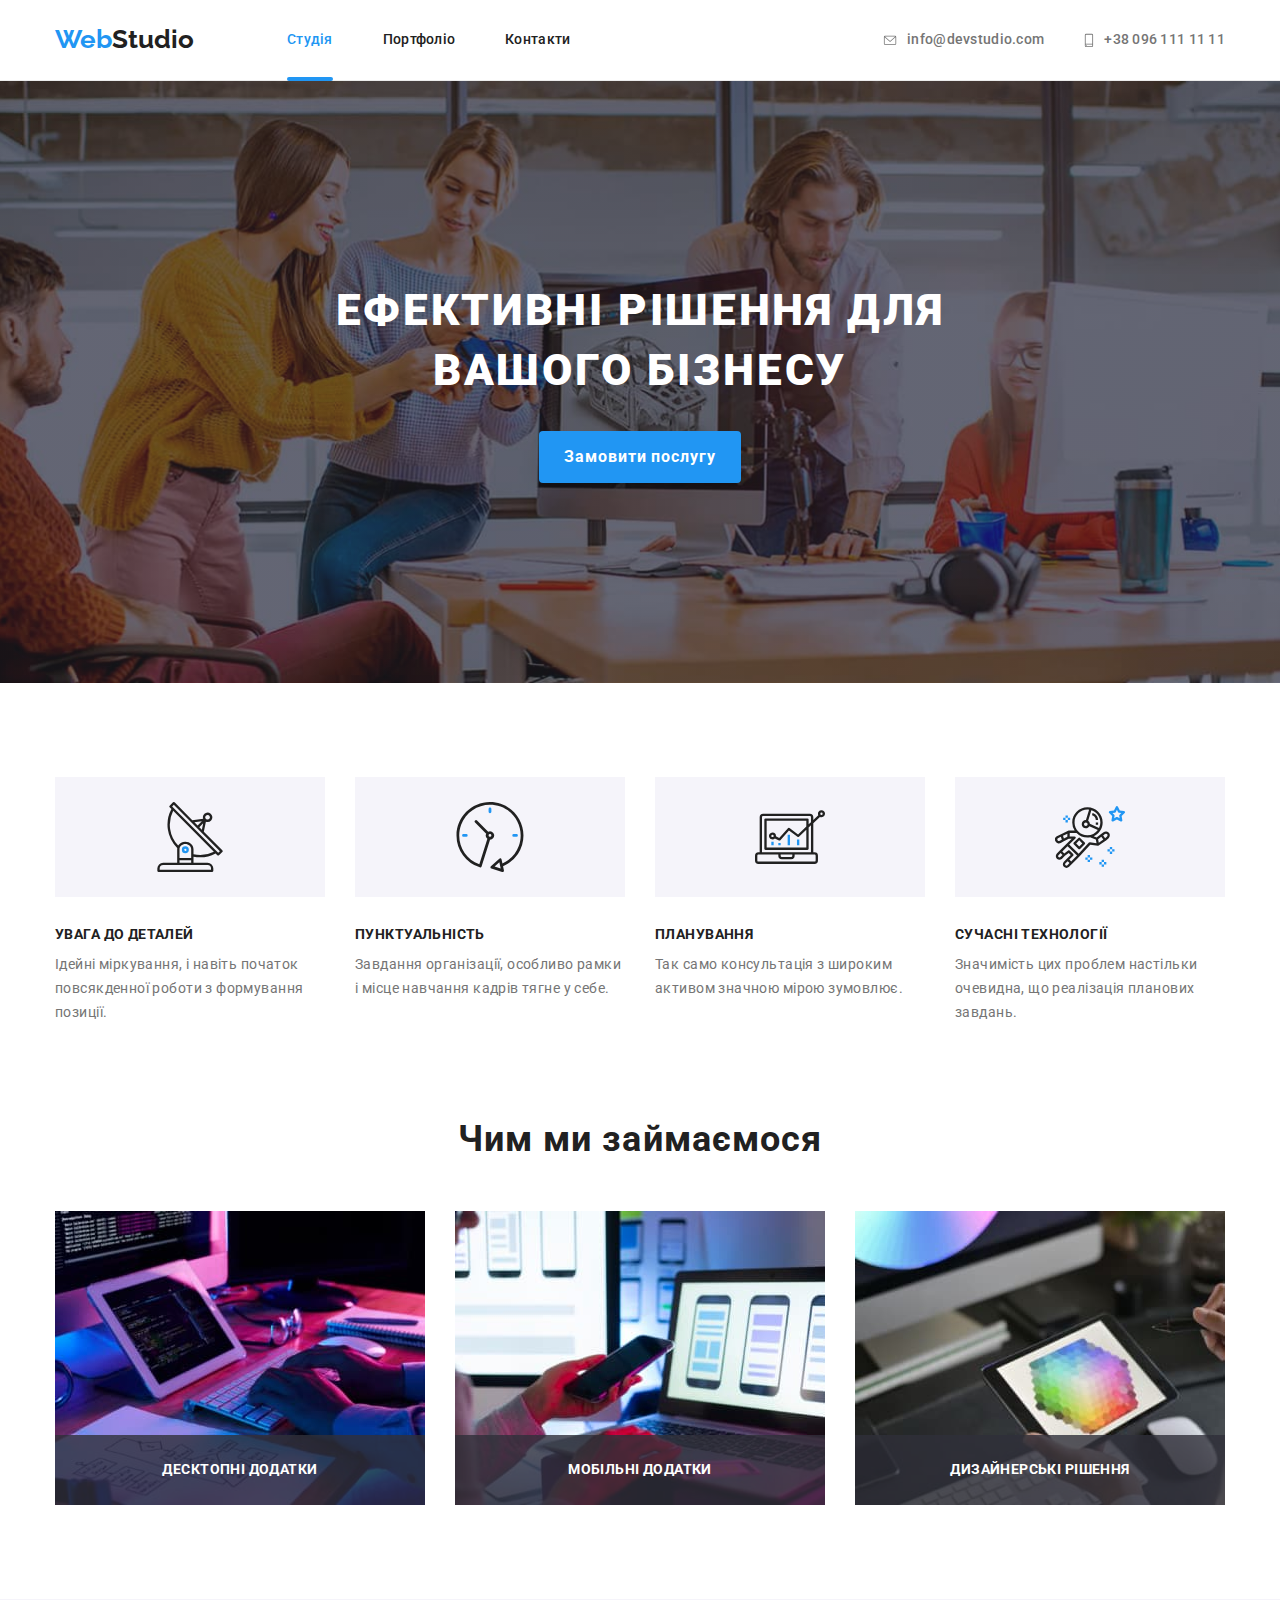
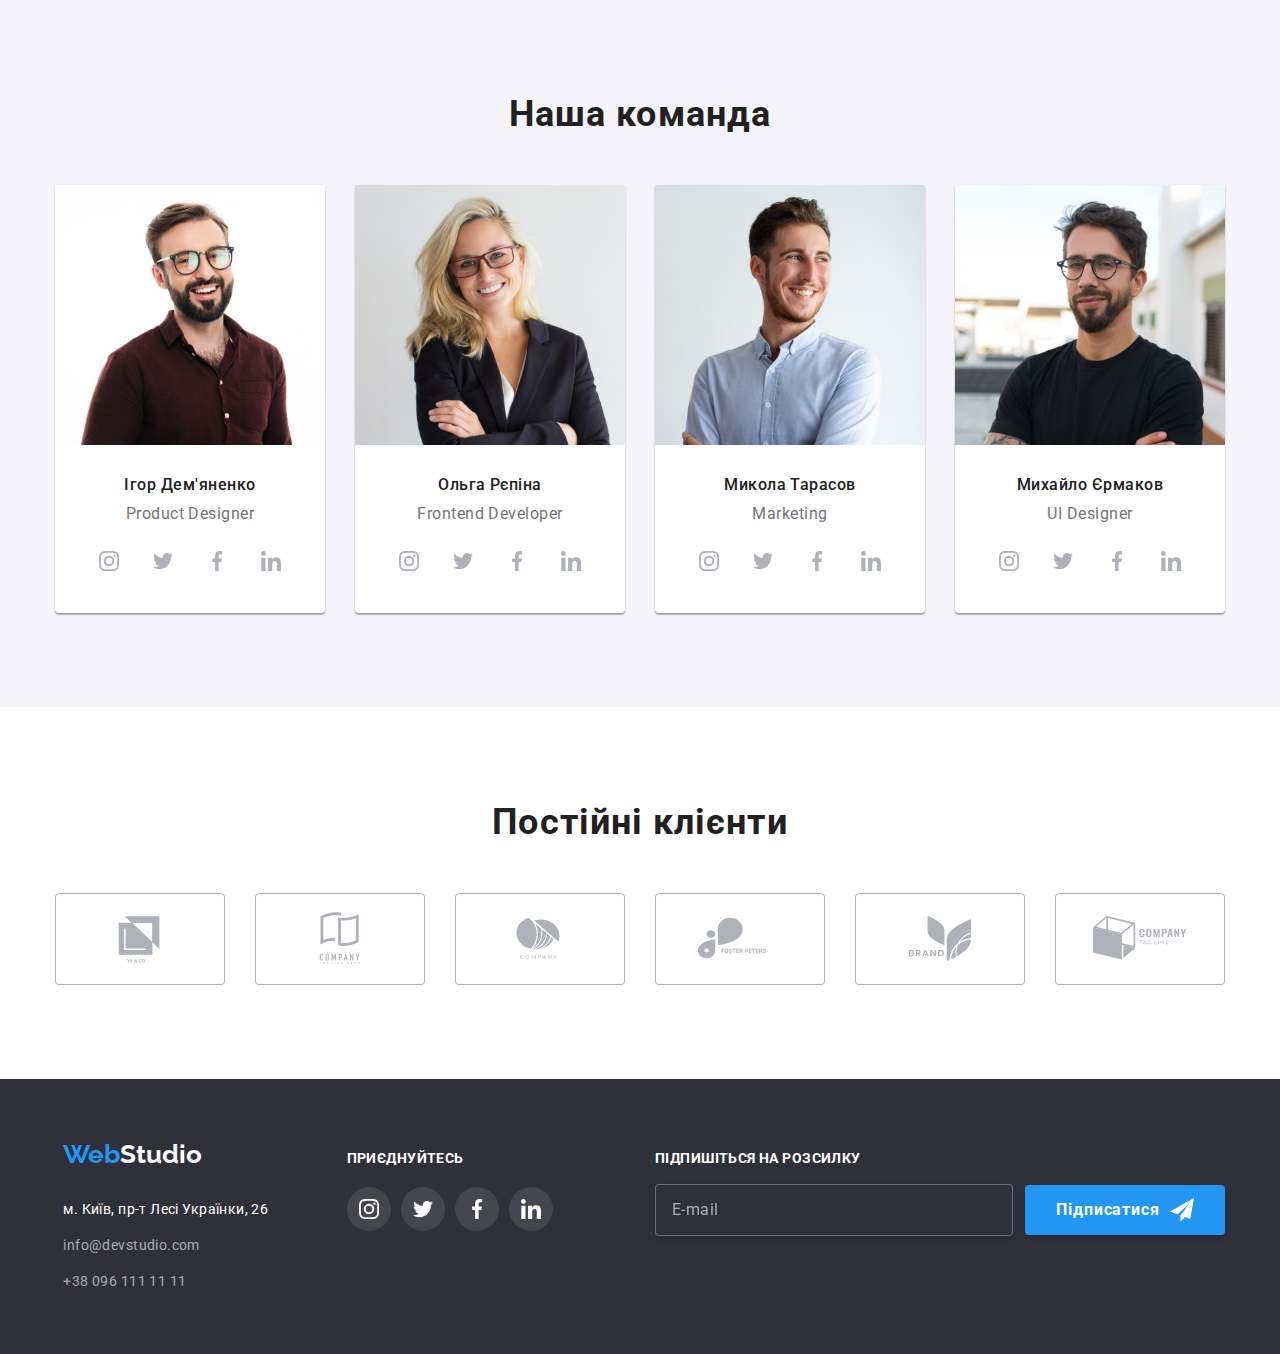
<file: index.html>
<!DOCTYPE html>
<html lang="uk">

<head>
  <meta charset="utf-8" />
  <meta http-equiv="x-ua-compatible" content="ie=edge" />
  <meta name="viewport" content="width=device-width, initial-scale=1.0" />
  <title>WebStudio</title>
  <link rel="preconnect" href="https://fonts.googleapis.com" />
  <link rel="preconnect" href="https://fonts.gstatic.com" crossorigin />
  <link rel="stylesheet"
    href="https://cdnjs.cloudflare.com/ajax/libs/modern-normalize/1.0.0/modern-normalize.min.css" />
  <link href="https://fonts.googleapis.com/css2?family=Raleway:wght@700&family=Roboto:wght@400;500;700;900&display=swap"
    rel="stylesheet" />
  <link rel="stylesheet" href="./css/main.min.css">
</head>

<body>
  <!-- Header -->
  <header class="header">
    <div class="header__container">
      <nav class="header__navigation">
        <a href="./" class="header__logo">
          <span class="logo__particle">Web</span>Studio
        </a>

        <ul class="header__pages">
          <li><a href="./" class="header__link header__page header__link--current">Студія</a></li>
          <li>
            <a href="./portfolio.html" class="header__link header__page">Портфоліо</a>
          </li>
          <li><a href="#" class="header__link header__page">Контакти</a></li>
        </ul>
      </nav>

      <ul class="header__contacts">
        <li>
          <a href="mailto:info@devstudio.com" class="header__link header__contact">
            <svg class="header__icon-email icon" width="16px" height="12px">
              <use href="./images/icons.svg#icon-envelope"></use>
            </svg>info@devstudio.com</a>
        </li>
        <li>
          <a href="tel:+380961111111" class="header__link header__contact">
            <svg class="header__icon-phone icon" width="10px" height="16px">
              <use href="./images/icons.svg#icon-smartphone"></use>
            </svg>+38 096 111 11 11</a>
        </li>
      </ul>

      <button class="header__burger icon js-open-menu" type="button" aria-label="Перемикач мобільного меню"
        aria-controls="menu-container" aria-expanded="false">
        <svg width="24" height="16">
          <use href="./images/icons.svg#icon-burger"></use>
        </svg>
      </button>

    </div>
  </header>

  <main>
    <!-- Hero -->
    <section class="hero">
      <div class="hero__container">
        <h1 class="hero__title">
          Ефективні рішення для <br />
          вашого бізнесу
        </h1>
        <button type="button" class="hero__button button__primary" data-modal-open>Замовити послугу</button>
      </div>
    </section>

    <!-- Our benefits -->
    <section class="section benefits">
      <div class="container">
        <h2 class="section__title visually-hidden">Наші переваги</h2>
        <ul class="benefits__list">
          <li class="benefits__item">
            <div class="benefits__thumb">
              <svg width="70" height="70">
                <use href="./images/icons.svg#icon-antenna"></use>
              </svg>
            </div>
            <h3 class="benefits__title">УВАГА ДО ДЕТАЛЕЙ</h3>
            <p class="benefits__description">
              Ідейні міркування, і навіть початок повсякденної роботи з
              формування позиції.
            </p>
          </li>
          <li class="benefits__item">
            <div class="benefits__thumb">
              <svg width="70" height="70">
                <use href="./images/icons.svg#icon-clock"></use>
              </svg>
            </div>
            <h3 class="benefits__title">ПУНКТУАЛЬНІСТЬ</h3>
            <p class="benefits__description">
              Завдання організації, особливо рамки і місце навчання кадрів
              тягне у себе.
            </p>
          </li>
          <li class="benefits__item">
            <div class="benefits__thumb">
              <svg width="70" height="70">
                <use href="./images/icons.svg#icon-diagram"></use>
              </svg>
            </div>
            <h3 class="benefits__title">ПЛАНУВАННЯ</h3>
            <p class="benefits__description">
              Так само консультація з широким активом значною мірою зумовлює.
            </p>
          </li>
          <li class="benefits__item">
            <div class="benefits__thumb">
              <svg width="70" height="70">
                <use href="./images/icons.svg#icon-astronaut"></use>
              </svg>
            </div>
            <h3 class="benefits__title">СУЧАСНІ ТЕХНОЛОГІЇ</h3>
            <p class="benefits__description">
              Значимість цих проблем настільки очевидна, що реалізація
              планових завдань.
            </p>
          </li>
        </ul>
      </div>
    </section>

    <!-- Our product -->
    <section class="section product">
      <div class="container">
        <h2 class="section__title">Чим ми займаємося</h2>
        <ul class="product__list">
          <li>
            <div class="product__thumb">
              <img srcset=" ./images/studio/what_we_do_1.jpg 1x, ./images/studio/what_we_do_1@2.jpg 2x"
                src="./images/studio/what_we_do_1.jpg" alt="Работа на компьютері" width="370" />
              <h3 class="product__description">Десктопні додатки</h3>
            </div>
          </li>
          <li>
            <div class="product__thumb">
              <img srcset=" ./images/studio/what_we_do_2.jpg 1x, ./images/studio/what_we_do_2@2.jpg 2x"
                src="./images/studio/what_we_do_2.jpg" alt="Работа на компьютері" width="370" />
              <h3 class="product__description">Мобільні додатки</h3>
            </div>
          </li>
          <li>
            <div class="product__thumb">
              <img srcset=" ./images/studio/what_we_do_3.jpg 1x, ./images/studio/what_we_do_3@2.jpg 2x"
                src="./images/studio/what_we_do_3.jpg" alt="Работа на компьютері" width="370" />
              <h3 class="product__description">Дизайнерські рішення</h3>
            </div>
          </li>
        </ul>
      </div>
    </section>

    <!-- Our team -->
    <section class="section team">
      <div class="container">
        <h2 class="section__title">Наша команда</h2>
        <ul class="team__list">
          <li class="team__item employee">
            <img class="employee__picture" srcset="./images/studio/employee1.jpg 1x, ./images/studio/employee1@2.jpg 2x"
              src="./images/studio/employee1.jpg" alt="Перший працівник" width="270" />
            <div class="employee__box">
              <h3 class="employee__title">Ігор Дем'яненко</h3>
              <p lang="en" class="employee__description">Product Designer</p>
              <ul class="socials__links">
                <li>
                  <a href="#" class="socials__link">
                    <svg class="icon" width="20" height="20">
                      <use href="./images/icons.svg#icon-instagram"></use>
                    </svg>
                  </a>
                </li>
                <li>
                  <a href="#" class="socials__link">
                    <svg class="icon" width="20" height="20">
                      <use href="./images/icons.svg#icon-twitter"></use>
                    </svg>
                  </a>
                </li>
                <li>
                  <a href="#" class="socials__link">
                    <svg class="icon" width="20" height="20">
                      <use href="./images/icons.svg#icon-facebook"></use>
                    </svg>
                  </a>
                </li>
                <li>
                  <a href="#" class="socials__link">
                    <svg class="icon" width="20" height="20">
                      <use href="./images/icons.svg#icon-linkedin"></use>
                    </svg>
                  </a>
                </li>
              </ul>
            </div>
          </li>
          <li class="team__item employee">
            <img class="employee__picture" srcset="./images/studio/employee2.jpg 1x, ./images/studio/employee2@2.jpg 2x"
              src="./images/studio/employee2.jpg" alt="Другий працівник" width="270" />
            <div class="employee__box">
              <h3 class="employee__title">Ольга Рєпіна</h3>
              <p lang="en" class="employee__description">Frontend Developer</p>
              <ul class="socials__links">
                <li>
                  <a href="#" class="socials__link">
                    <svg class="icon" width="20" height="20">
                      <use href="./images/icons.svg#icon-instagram"></use>
                    </svg>
                  </a>
                </li>
                <li>
                  <a href="#" class="socials__link">
                    <svg class="icon" width="20" height="20">
                      <use href="./images/icons.svg#icon-twitter"></use>
                    </svg>
                  </a>
                </li>
                <li>
                  <a href="#" class="socials__link">
                    <svg class="icon" width="20" height="20">
                      <use href="./images/icons.svg#icon-facebook"></use>
                    </svg>
                  </a>
                </li>
                <li>
                  <a href="#" class="socials__link">
                    <svg class="icon" width="20" height="20">
                      <use href="./images/icons.svg#icon-linkedin"></use>
                    </svg>
                  </a>
                </li>
              </ul>
            </div>
          </li>
          <li class="team__item employee">
            <img class="employee__picture" srcset="./images/studio/employee3.jpg 1x, ./images/studio/employee3@2.jpg 2x"
              src="./images/studio/employee3.jpg" alt="Третій працівник" width="270" />
            <div class="employee__box">
              <h3 class="employee__title">Микола Тарасов</h3>
              <p lang="en" class="employee__description">Marketing</p>
              <ul class="socials__links">
                <li>
                  <a href="#" class="socials__link">
                    <svg class="icon" width="20" height="20">
                      <use href="./images/icons.svg#icon-instagram"></use>
                    </svg>
                  </a>
                </li>
                <li>
                  <a href="#" class="socials__link">
                    <svg class="icon" width="20" height="20">
                      <use href="./images/icons.svg#icon-twitter"></use>
                    </svg>
                  </a>
                </li>
                <li>
                  <a href="#" class="socials__link">
                    <svg class="icon" width="20" height="20">
                      <use href="./images/icons.svg#icon-facebook"></use>
                    </svg>
                  </a>
                </li>
                <li>
                  <a href="#" class="socials__link">
                    <svg class="icon" width="20" height="20">
                      <use href="./images/icons.svg#icon-linkedin"></use>
                    </svg>
                  </a>
                </li>
              </ul>
            </div>
          </li>
          <li class="team__item employee">
            <img class="employee__picture" srcset="./images/studio/employee4.jpg 1x, ./images/studio/employee4@2.jpg 2x"
              src="./images/studio/employee4.jpg" alt="Четвертий працівник" width="270" />
            <div class="employee__box">
              <h3 class="employee__title">Михайло Єрмаков</h3>
              <p lang="en" class="employee__description">UI Designer</p>
              <ul class="socials__links">
                <li>
                  <a href="#" class="socials__link">
                    <svg class="icon" width="20" height="20">
                      <use href="./images/icons.svg#icon-instagram"></use>
                    </svg>
                  </a>
                </li>
                <li>
                  <a href="#" class="socials__link">
                    <svg class="icon" width="20" height="20">
                      <use href="./images/icons.svg#icon-twitter"></use>
                    </svg>
                  </a>
                </li>
                <li>
                  <a href="#" class="socials__link">
                    <svg class="icon" width="20" height="20">
                      <use href="./images/icons.svg#icon-facebook"></use>
                    </svg>
                  </a>
                </li>
                <li>
                  <a href="#" class="socials__link">
                    <svg class="icon" width="20" height="20">
                      <use href="./images/icons.svg#icon-linkedin"></use>
                    </svg>
                  </a>
                </li>
              </ul>
            </div>
          </li>
        </ul>
      </div>
    </section>

    <!-- Our customers -->
    <section class="section customers">
      <div class="container">
        <h2 class="section__title">Постійні клієнти</h2>
        <ul class="customers__list">
          <li class="customers__item">
            <a href="#" class="customers__link">
              <svg class="icon" width="106" height="60">
                <use href="./images/icons.svg#icon-Logo1"></use>
              </svg>
            </a>
          </li>
          <li class="customers__item">
            <a href="#" class="customers__link">
              <svg class="icon" width="106" height="60">
                <use href="./images/icons.svg#icon-Logo2"></use>
              </svg>
            </a>
          </li>
          <li class="customers__item">
            <a href="#" class="customers__link">
              <svg class="icon" width="106" height="60">
                <use href="./images/icons.svg#icon-Logo3"></use>
              </svg>
            </a>
          </li>
          <li class="customers__item">
            <a href="#" class="customers__link">
              <svg class="icon" width="106" height="60">
                <use href="./images/icons.svg#icon-Logo4"></use>
              </svg>
            </a>
          </li>
          <li class="customers__item">
            <a href="#" class="customers__link">
              <svg class="icon" width="106" height="60">
                <use href="./images/icons.svg#icon-Logo5"></use>
              </svg>
            </a>
          </li>
          <li class="customers__item">
            <a href="#" class="customers__link">
              <svg class="icon" width="106" height="60">
                <use href="./images/icons.svg#icon-Logo6"></use>
              </svg>
            </a>
          </li>
        </ul>
      </div>
    </section>
  </main>

  <!-- Mobile menu -->
  <div class="mobile-menu js-menu-container">
    <div class="mobile-menu__container">
      <button class="mobile-menu__close js-close-menu" type="button">
        <svg class="icon" id="menu-container" width="24" height="24" aria-label="Перемикач мобільного меню">
          <use href="./images/icons.svg#icon-close"></use>
        </svg>
      </button>
      <ul class="mobile-menu__pages">
        <li class="mobile-menu__item"><a href="./index.html" class="mobile-menu__link mobile-menu__page mobile-menu__page--current">Студія</a></li>
        <li class="mobile-menu__item"><a href="./portfolio.html"
            class="mobile-menu__link mobile-menu__page">Портфоліо</a></li>
        <li class="mobile-menu__item"><a href="#" class="mobile-menu__link mobile-menu__page">Контакти</a></li>
      </ul>
      <ul class="mobile-menu__contacts">
        <li class="mobile-menu__item"><a href="tel:+380961111111" class="mobile-menu__link mobile-menu__phone">+38 096
            111 11 11</a></li>
        <li class="mobile-menu__item"><a href="mailto:info@devstudio.com"
            class="mobile-menu__link mobile-menu__email">info@devstudio.com</a></li>
      </ul>
      <ul class="mobile-menu__socials">
        <li class="mobile-menu__social"><a href="#" class="mobile-menu__link">Instagram</a><span
            class="mobile-menu__particle">&nbsp|&nbsp</span></li>
        <li class="mobile-menu__social"><a href="#" class="mobile-menu__link">Twitter</a><span
            class="mobile-menu__particle">&nbsp|&nbsp</span></li>
        <li class="mobile-menu__social"><a href="#" class="mobile-menu__link">Facebook</a><span
            class="mobile-menu__particle">&nbsp|&nbsp</span></li>
        <li class="mobile-menu__social"><a href="#" class="mobile-menu__link">LinkedIn</a></li>
      </ul>
    </div>
  </div>

  <!-- Backdrop & Modal -->
  <div class="backdrop backdrop--is-hidden" data-modal>
    <div class="modal">
      <div class="modal__container">

        <button type="button" class="button modal__close" data-modal-close>
          <svg class="icon" width="11px" height="11px">
            <use href="./images/icons.svg#icon-close"></use>
          </svg>
        </button>

        <b class="modal__title">Залиште свої дані, ми вам передзвонимо</b>

        <form class="form" autocomplete="on" action="#">

          <div class="form-field">
            <label for="user-name" class="form-field__label">Ім'я</label>
            <div class="form-field__control">
              <input class="form-field__input" type="text" name="user-name" id="user-name"
                title="Поле повинно містити ім`я та призвище" pattern="^[Є-Яа-ї]+\s[Є-Яа-Ї]+$">
              <svg class="form-field__icon icon" width="18" height="18">
                <use href="./images/icons.svg#icon-person"></use>
              </svg>
            </div>
          </div>

          <div class="form-field">
            <label for="tel" class="form-field__label">Телефон</label>
            <div class="form-field__control">
              <input class="form-field__input" type="tel" name="tel" id="tel" pattern="[^\+[0-9]{12}">
              <svg class="form-field__icon icon" width="18" height="18">
                <use href="./images/icons.svg#icon-phone"></use>
              </svg>
            </div>
          </div>

          <div class="form-field">
            <label for="email" class="form-field__label">Пошта</label>
            <div class="form-field__control">
              <input class="form-field__input" type="email" name="email" id="email">
              <svg class="form-field__icon icon" width="15" height="15">
                <use href="./images/icons.svg#icon-email"></use>
              </svg>
            </div>
          </div>

          <div class="form-field">
            <label for="comment" class="form-field__label">Коментар</label>
            <div class="form-field__textarea-container">
              <textarea class="form-field__textarea textarea" name="comment" id="comment"
                placeholder="Введіть текст"></textarea>
            </div>
          </div>

          <div class="policy">
            <label class="policy__description">
              <input class="policy__checkbox visually-hidden" type="checkbox" name="policy">
              <svg class="checkbox__icon" width="16" height="15">
                <use href="./images/icons.svg#icon-checkmark"></use>
              </svg>Погоджуюся з розсилкою та приймаю<a href="#" class="policy__link">Умови договору</a>
            </label>
          </div>

          <button class="button form__button button__primary" type="submit">Відправити</button>

        </form>

      </div>
    </div>
  </div>

  <!-- Footer -->
  <footer class="footer">
    <div class="footer__container">

      <div class="footer__thumb">
        <div class="footer__navigation">

          <a href="./" class="footer__logo">
            <span class="logo__particle">Web</span>Studio
          </a>

          <address>
            <ul class="footer__list">
              <li class="footer__item">
                <a href="https://goo.gl/maps/rB3SQ3F6U8PJNXKP9" class="footer__location footer__link">м. Київ, пр-т
                  Лесі Українки, 26</a>
              </li>
              <li class="footer__item">
                <a href="mailto:info@devstudio.com" class="footer__email footer__link">info@devstudio.com</a>
              </li>
              <li class="footer__item">
                <a href="tel:+380961111111" class="footer__phone footer__link">+38 096 111 11 11</a>
              </li>
            </ul>
          </address>
        </div>

        <div class="socials">
          <h2 class="socials__title">приєднуйтесь</h2>
          <ul class="socials__links">
            <li>
              <a href="#" class="socials__link">
                <svg class="icon" width="20" height="20">
                  <use href="./images/icons.svg#icon-instagram"></use>
                </svg>
              </a>
            </li>
            <li>
              <a href="#" class="socials__link">
                <svg class="icon" width="20" height="20">
                  <use href="./images/icons.svg#icon-twitter"></use>
                </svg>
              </a>
            </li>
            <li>
              <a href="#" class="socials__link">
                <svg class="icon" width="20" height="20">
                  <use href="./images/icons.svg#icon-facebook"></use>
                </svg>
              </a>
            </li>
            <li>
              <a href="#" class="socials__link">
                <svg class="icon" width="20" height="20">
                  <use href="./images/icons.svg#icon-linkedin"></use>
                </svg>
              </a>
            </li>
          </ul>
        </div>
      </div>

      <div class="subscribe">
        <b class="subscribe__title">Підпишіться на розсилку</b>
        <form class="subscribe__container" action="#">
          <input type="email" class="subscribe__input" placeholder="E-mail" name="subscribe">
          <button type="submit" class="subscribe__button">
            Підписатися
            <svg class="icon" width="24" height="24">
              <use href="./images/icons.svg#icon-send"></use>
            </svg>
          </button>
        </form>
      </div>

    </div>
  </footer>
  <script src="./js/modal.js"></script>
  <script src="./js/mobile-menu.js"></script>
</body>

</html>
</file>
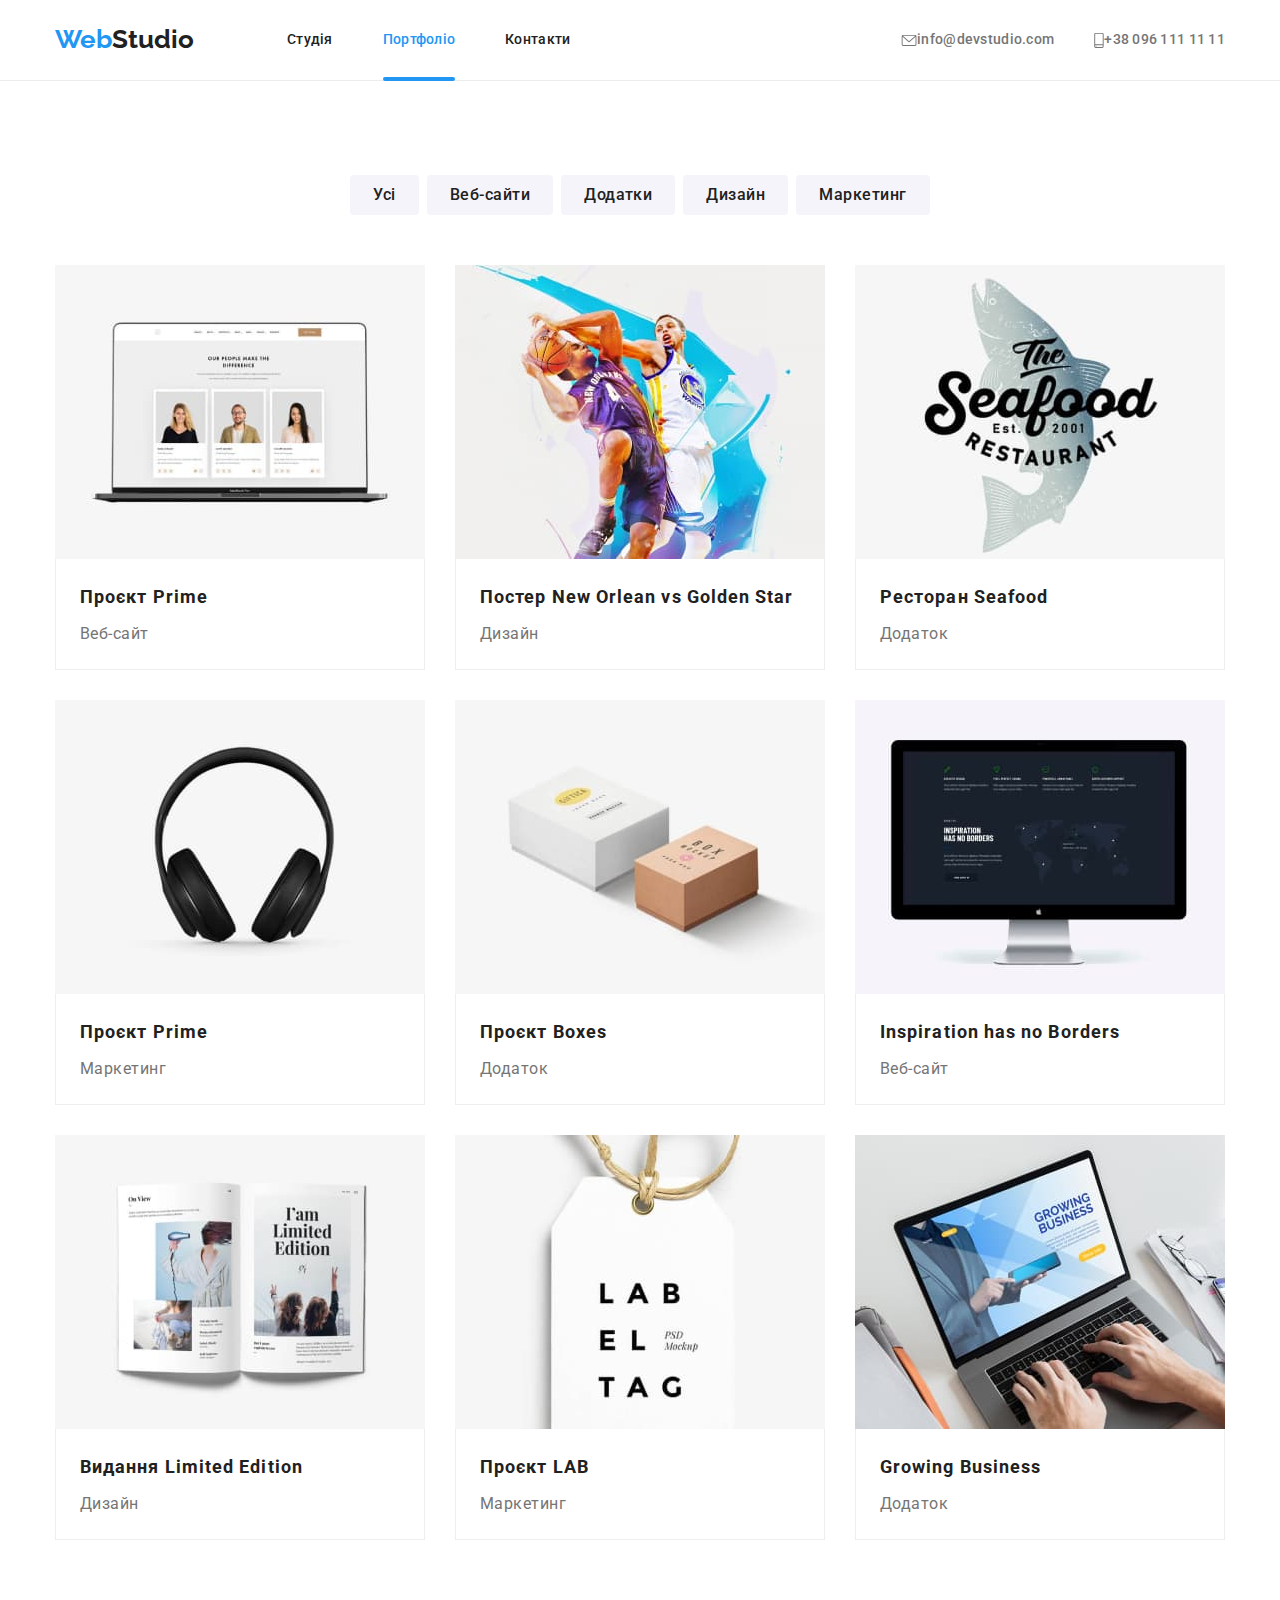
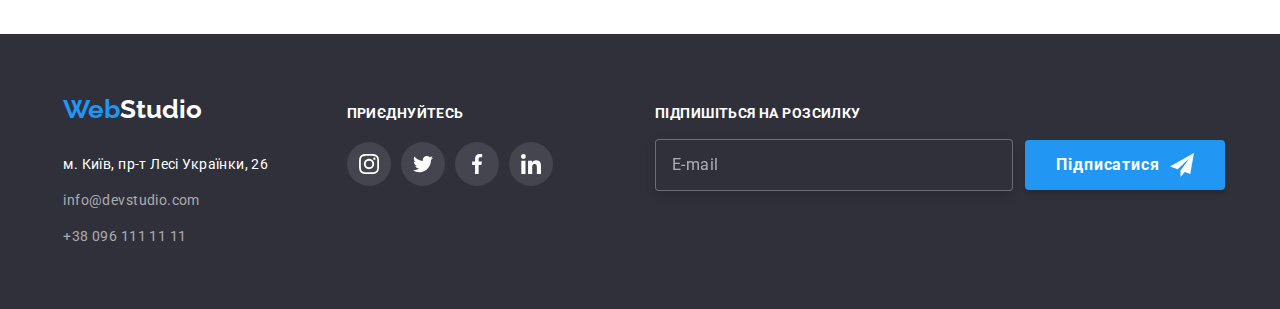
<file: portfolio.html>
<!DOCTYPE html>
<html lang="uk">

<head>
  <meta charset="utf-8" />
  <meta http-equiv="x-ua-compatible" content="ie=edge" />
  <meta name="viewport" content="width=device-width, initial-scale=1.0" />
  <title>WebStudio</title>
  <link rel="preconnect" href="https://fonts.googleapis.com" />
  <link rel="preconnect" href="https://fonts.gstatic.com" crossorigin />
  <link rel="stylesheet"
    href="https://cdnjs.cloudflare.com/ajax/libs/modern-normalize/1.0.0/modern-normalize.min.css" />
  <link href="https://fonts.googleapis.com/css2?family=Raleway:wght@700&family=Roboto:wght@400;500;700;900&display=swap"
    rel="stylesheet" />
  <link rel="stylesheet" href="./css/main.min.css">
</head>

<body>
  <!-- Header -->
  <header class="header">
    <div class="header__container">
      <nav class="header__navigation">
        <a href="./" class="header__logo">
          <span class="logo__particle">Web</span>Studio
        </a>
  
        <ul class="header__pages">
          <li><a href="./" class="header__link header__page">Студія</a></li>
          <li>
            <a href="./portfolio.html" class="header__link header__page header__link--current">Портфоліо</a>
          </li>
          <li><a href="#" class="header__link header__page">Контакти</a></li>
        </ul>
      </nav>
  
      <ul class="header__contacts">
        <li>
          <a href="mailto:info@devstudio.com" class="header__link header__contact">
            <svg class="header__icon icon" width="16px" height="12px">
              <use href="./images/icons.svg#icon-envelope"></use>
            </svg>info@devstudio.com</a>
        </li>
        <li>
          <a href="tel:+380961111111" class="header__link header__contact"><svg class="header__icon icon" width="10px"
              height="16px">
              <use href="./images/icons.svg#icon-smartphone"></use>
            </svg>+38 096 111 11 11</a>
        </li>
      </ul>
  
      <button class="header__burger icon js-open-menu" type="button" aria-label="Перемикач мобільного меню"
        aria-controls="menu-container" aria-expanded="false">
        <svg width="24" height="16">
          <use href="./images/icons.svg#icon-burger"></use>
        </svg>
      </button>
  
    </div>
  </header>

  <!-- Main -->
  <main>
    <!-- Our projects -->
    <section class="section projects">

      <div class="filter container">
        <h1 class="section__title visually-hidden">Наші проєкти</h1>
        <ul class="filter__list">
          <li>
            <ul class="filter__wrapper">
              <li class="filter__item">
                <button type="button" class="button filter__button button__secondary">Усі</button>
              </li> 
              <li class="filter__item">
                <button type="button" class="button filter__button button__secondary">Веб-сайти</button>
              </li>
              <li class="filter__item">
                <button type="button" class="button filter__button button__secondary">Додатки</button>
              </li>
            </ul>
          </li>
          <li>
            <ul class="filter__wrapper">
              <li class="filter__item">
                <button type="button" class="button filter__button button__secondary">Дизайн</button>
              </li>
              <li class="filter__item">
                <button type="button" class="button filter__button button__secondary">Маркетинг</button>
              </li>
            </ul>
          </li>
        </ul>

        <ul class="projects__list">
          <li class="projects__item">
            <a href="#" class="projects__link">
              <div class="projects__thumb">
                <img class="projects__img" srcset="./images/portfolio/project_example1.jpg 1x, ./images/portfolio/project_example1@2.jpg 2x" src="./images/portfolio/project_example1.jpg" alt="приклад проєкта" width="370" height="294" />
                <div class="projects__overlay">
                  <p class="projects__poptext">Ресурс пропонує комплексні пропозиції з різним рівнем функціоналу та
                    сервісів. Все це дозволить відвідувачу отримати
                    вичерпні відомості про компанію чи приватну особу.</p>
                </div>
              </div>
              <div class="projects__box">
                <h2 class="projects__title">
                  Проєкт <span lang="en">Prime</span>
                </h2>
                <p class="projects__description">Веб-сайт</p>
              </div>
            </a>
          </li>
          <li class="projects__item">
            <a href="#" class="projects__link">
              <div class="projects__thumb">
                <img class="projects__img" srcset="./images/portfolio/project_example2.jpg 1x, ./images/portfolio/project_example2@2.jpg 2x" src="./images/portfolio/project_example2.jpg" alt="приклад проєкта" width="370" height="294" />
                <div class="projects__overlay">
                  <p class="projects__poptext">Lorem ipsum, dolor sit amet consectetur adipisicing elit. Officiis
                    provident
                    ea sed natus illum placeat minima, minus consequuntur explicabo magnam ab commodi nobis aliquam.
                    Facere quae accusamus quo repellendus praesentium.</p>
                </div>
              </div>
              <div class="projects__box">
                <h2 class="projects__title">
                  Постер <span lang="en">New Orlean vs Golden Star</span>
                </h2>
                <p class="projects__description">Дизайн</p>
              </div>
            </a>
          </li>
          <li class="projects__item">
            <a href="#" class="projects__link">
              <div class="projects__thumb">
                <img class="projects__img" srcset="./images/portfolio/project_example3.jpg 1x, ./images/portfolio/project_example3@2.jpg 2x" src="./images/portfolio/project_example3.jpg" alt="приклад проєкта" width="370" height="294" />
                <div class="projects__overlay">
                  <p class="projects__poptext">Lorem ipsum dolor sit amet consectetur adipisicing elit. Vel animi et
                    culpa
                    itaque cumque, illo blanditiis. Sapiente, magnam! Nemo mollitia fugit assumenda fugiat consectetur
                    molestias delectus quia veritatis sequi sit.</p>
                </div>
              </div>
              <div class="projects__box">
                <h2 class="projects__title">
                  Ресторан <span lang="en">Seafood</span>
                </h2>
                <p class="projects__description">Додаток</p>
              </div>
            </a>
          </li>
          <li class="projects__item">
            <a href="#" class="projects__link">
              <div class="projects__thumb">
                <img class="projects__img" srcset="./images/portfolio/project_example4.jpg 1x, ./images/portfolio/project_example4@2.jpg 2x" src="./images/portfolio/project_example4.jpg" alt="приклад проєкта" width="370" height="294" />
                <div class="projects__overlay">
                  <p class="projects__poptext">Lorem ipsum dolor, sit amet consectetur adipisicing elit. Esse deserunt
                    itaque repudiandae corporis totam, omnis, eius dolore doloribus dicta sint eos, quos quae facilis
                    laboriosam asperiores unde maxime laudantium quod.</p>
                </div>
              </div>
              <div class="projects__box">
                <h2 class="projects__title">
                  Проєкт <span lang="en">Prime</span>
                </h2>
                <p class="projects__description">Маркетинг</p>
              </div>
            </a>
          </li>
          <li class="projects__item">
            <a href="#" class="projects__link">
              <div class="projects__thumb">
                <img class="projects__img" srcset="./images/portfolio/project_example5.jpg 1x, ./images/portfolio/project_example5@2.jpg 2x" src="./images/portfolio/project_example5.jpg" alt="приклад проєкта" width="370" height="294" />
                <div class="projects__overlay">
                  <p class="projects__poptext">Lorem ipsum dolor sit, amet consectetur adipisicing elit. Cumque
                    architecto
                    voluptates perferendis quasi, quidem assumenda delectus sit eos quod id, quis consequuntur molestias
                    reiciendis totam placeat minus! Facere, recusandae fugiat?</p>
                </div>
              </div>
              <div class="projects__box">
                <h2 class="projects__title">
                  Проєкт <span lang="en">Boxes</span>
                </h2>
                <p class="projects__description">Додаток</p>
              </div>
            </a>
          </li>
          <li class="projects__item">
            <a href="#" class="projects__link">
              <div class="projects__thumb">
                <img class="projects__img" srcset="./images/portfolio/project_example6.jpg 1x, ./images/portfolio/project_example6@2.jpg 2x" src="./images/portfolio/project_example6.jpg" alt="приклад проєкта" width="370" height="294" />
                <div class="projects__overlay">
                  <p class="projects__poptext">Lorem ipsum dolor sit amet consectetur adipisicing elit. Laborum
                    voluptatem
                    quas deleniti aspernatur earum id rerum molestias illum quam recusandae ut, delectus reiciendis
                    velit
                    porro veritatis autem animi, praesentium sit!</p>
                </div>
              </div>
              <div class="projects__box">
                <h2 class="projects__title" lang="en">
                  Inspiration has no Borders
                </h2>
                <p class="projects__description">Веб-сайт</p>
              </div>
            </a>
          </li>
          <li class="projects__item">
            <a href="#" class="projects__link">
              <div class="projects__thumb">
                <img class="projects__img" srcset="./images/portfolio/project_example7.jpg 1x, ./images/portfolio/project_example7@2.jpg 2x" src="./images/portfolio/project_example7.jpg" alt="приклад проєкта" width="370" height="294" />
                <div class="projects__overlay">
                  <p class="projects__poptext">Lorem ipsum dolor sit amet consectetur, adipisicing elit. Animi minus
                    rerum
                    similique asperiores repellendus tenetur architecto, ipsam consequatur sunt iusto in tempore dolorum
                    alias. Minus voluptate ipsam nostrum fugiat dolores.</p>
                </div>
              </div>
              <div class="projects__box">
                <h2 class="projects__title">
                  Видання <span lang="en">Limited Edition</span>
                </h2>
                <p class="projects__description">Дизайн</p>
              </div>
            </a>
          </li>
          <li class="projects__item">
            <a href="#" class="projects__link">
              <div class="projects__thumb">
                <img class="projects__img" srcset="./images/portfolio/project_example8.jpg 1x, ./images/portfolio/project_example8@2.jpg 2x" src="./images/portfolio/project_example8.jpg" alt="приклад проєкта" width="370" height="294" />
                <div class="projects__overlay">
                  <p class="projects__poptext">Lorem ipsum dolor sit amet consectetur adipisicing elit. Numquam placeat
                    corporis dolorem sit porro ad nostrum nam quisquam eos eius explicabo, voluptatem enim nisi amet
                    alias
                    sed consequatur expedita animi.</p>
                </div>
              </div>
              <div class="projects__box">
                <h2 class="projects__title">
                  Проєкт <span lang="en">LAB</span>
                </h2>
                <p class="projects__description">Маркетинг</p>
              </div>
            </a>
          </li>
          <li class="projects__item">
            <a href="#" class="projects__link">
              <div class="projects__thumb">
                <img class="projects__img" srcset="./images/portfolio/project_example9.jpg 1x, ./images/portfolio/project_example9@2.jpg 2x" src="./images/portfolio/project_example9.jpg" alt="приклад проєкта" width="370" height="294" />
                <div class="projects__overlay">
                  <p class="projects__poptext">Lorem ipsum dolor sit amet consectetur adipisicing elit. Ipsam, neque quo
                    corporis consequuntur minima maiores, amet quam a consectetur laboriosam saepe pariatur quia dolor
                    hic
                    placeat repudiandae iusto harum alias!</p>
                </div>
              </div>
              <div class="projects__box">
                <h2 class="projects__title" lang="en">Growing Business</h2>
                <p class="projects__description">Додаток</p>
              </div>
            </a>
          </li>
        </ul>
      </div>
    </section>
  </main>

    <!-- Mobile menu -->
  <div class="mobile-menu js-menu-container">
    <div class="mobile-menu__container">
      <button class="mobile-menu__close js-close-menu" type="button">
        <svg class="icon" id="menu-container" width="24" height="24" aria-label="Перемикач мобільного меню">
          <use href="./images/icons.svg#icon-close"></use>
        </svg>
      </button>
      <ul class="mobile-menu__pages">
        <li class="mobile-menu__item"><a href="./index.html" class="mobile-menu__link mobile-menu__page">Студія</a></li>
        <li class="mobile-menu__item"><a href="./portfolio.html" class="mobile-menu__link mobile-menu__page mobile-menu__page--current">Портфоліо</a>
        </li>
        <li class="mobile-menu__item"><a href="#" class="mobile-menu__link mobile-menu__page">Контакти</a></li>
      </ul>
      <ul class="mobile-menu__contacts">
        <li class="mobile-menu__item"><a href="tel:+380961111111" class="mobile-menu__link mobile-menu__phone">+38 096
            111 11 11</a></li>
        <li class="mobile-menu__item"><a href="mailto:info@devstudio.com"
            class="mobile-menu__link mobile-menu__email">info@devstudio.com</a></li>
      </ul>
      <ul class="mobile-menu__socials">
        <li class="mobile-menu__social"><a href="#" class="mobile-menu__link">Instagram</a><span
            class="mobile-menu__particle">&nbsp|&nbsp</span></li>
        <li class="mobile-menu__social"><a href="#" class="mobile-menu__link">Twitter</a><span
            class="mobile-menu__particle">&nbsp|&nbsp</span></li>
        <li class="mobile-menu__social"><a href="#" class="mobile-menu__link">Facebook</a><span
            class="mobile-menu__particle">&nbsp|&nbsp</span></li>
        <li class="mobile-menu__social"><a href="#" class="mobile-menu__link">LinkedIn</a></li>
      </ul>
    </div>
  </div>

  <!-- Footer -->
  <footer class="footer">
    <div class="footer__container">
  
      <div class="footer__thumb">
        <div class="footer__navigation">
  
          <a href="./" class="footer__logo">
            <span class="logo__particle">Web</span>Studio
          </a>
  
          <address>
            <ul class="footer__list">
              <li class="footer__item">
                <a href="https://goo.gl/maps/rB3SQ3F6U8PJNXKP9" class="footer__location footer__link">м. Київ, пр-т
                  Лесі Українки, 26</a>
              </li>
              <li class="footer__item">
                <a href="mailto:info@devstudio.com" class="footer__email footer__link">info@devstudio.com</a>
              </li>
              <li class="footer__item">
                <a href="tel:+380961111111" class="footer__phone footer__link">+38 096 111 11 11</a>
              </li>
            </ul>
          </address>
        </div>
  
        <div class="socials">
          <h2 class="socials__title">приєднуйтесь</h2>
          <ul class="socials__links">
            <li>
              <a href="#" class="socials__link">
                <svg class="icon" width="20" height="20">
                  <use href="./images/icons.svg#icon-instagram"></use>
                </svg>
              </a>
            </li>
            <li>
              <a href="#" class="socials__link">
                <svg class="icon" width="20" height="20">
                  <use href="./images/icons.svg#icon-twitter"></use>
                </svg>
              </a>
            </li>
            <li>
              <a href="#" class="socials__link">
                <svg class="icon" width="20" height="20">
                  <use href="./images/icons.svg#icon-facebook"></use>
                </svg>
              </a>
            </li>
            <li>
              <a href="#" class="socials__link">
                <svg class="icon" width="20" height="20">
                  <use href="./images/icons.svg#icon-linkedin"></use>
                </svg>
              </a>
            </li>
          </ul>
        </div>
      </div>
  
      <div class="subscribe">
        <b class="subscribe__title">Підпишіться на розсилку</b>
        <form class="subscribe__container" action="#">
          <input type="email" class="subscribe__input" placeholder="E-mail" name="subscribe">
          <button type="submit" class="subscribe__button">
            Підписатися
            <svg class="icon" width="24" height="24">
              <use href="./images/icons.svg#icon-send"></use>
            </svg>
          </button>
        </form>
      </div>
  
    </div>
  </footer>
  <script src="./js/mobile-menu.js"></script>
</body>

</html>
</file>
<file: css/main.min.css>
html{-webkit-box-sizing:border-box;box-sizing:border-box}body{font-family:Roboto,sans-serif;background-color:#fff;color:#212121}body.modal-open{overflow:hidden}h1,h2,h3,h4,h5,h6,ul,p{margin-top:0;margin-bottom:0;padding:0}img{display:block;max-width:100%;height:auto}.icon{fill:currentColor}.visually-hidden{position:absolute;white-space:nowrap;width:1px;height:1px;overflow:hidden;border:0;padding:0;clip:rect(0 0 0 0);-webkit-clip-path:inset(50%);clip-path:inset(50%);margin:-1px}.section{padding-top:60px;padding-bottom:60px}@media screen and (min-width: 1200px){.section{padding-top:94px;padding-bottom:94px}}.section__title{margin-bottom:30px;text-align:center;font-weight:700;font-size:28px;line-height:1.17;letter-spacing:.03em}@media screen and (min-width: 1200px){.section__title{font-size:36px;margin-bottom:50px}}.container,.footer__container,.hero__container,.header__container{min-width:320px;max-width:480px;margin-left:auto;margin-right:auto;padding:0px 15px}@media(min-width: 768px){.container,.footer__container,.hero__container,.header__container{width:768px;max-width:1200px}}@media(min-width: 1200px){.container,.footer__container,.hero__container,.header__container{width:1200px}}.footer__link,.projects__link,.customers__link,.header__link,.logo,.footer__logo,.header__logo,.mobile-menu__link,.socials__link{text-decoration:none;color:inherit}.footer__list,.projects__list,.filter__wrapper,.filter__list,.customers__list,.team__list,.product__list,.benefits__list,.header__contacts,.header__pages,.mobile-menu__socials,.mobile-menu__contacts,.mobile-menu__pages,.socials__links{list-style-type:none}.form-field__textarea{resize:none}.button,.hero__button,.header__burger,.mobile-menu__close,.subscribe__button{border:1px solid rgba(0,0,0,0);border-radius:4px;font-weight:700;font-size:16px;line-height:1.88;letter-spacing:.06em;cursor:pointer;text-align:center;background-color:#fff;color:#212121}.button__primary{background-color:#2196f3;color:#fff;-webkit-box-shadow:0px 4px 4px rgba(0,0,0,.15);box-shadow:0px 4px 4px rgba(0,0,0,.15)}.button__primary:hover,.button__primary:focus{background-color:#188ce8}.button__secondary{padding:6px 22px;background-color:#f5f4fa;color:#212121}.button__secondary:hover,.button__secondary:focus{background-color:#2196f3;color:#fff;-webkit-box-shadow:0px 4px 4px rgba(0,0,0,.15);box-shadow:0px 4px 4px rgba(0,0,0,.15)}.socials__links{display:-webkit-box;display:-ms-flexbox;display:flex;-webkit-box-pack:center;-ms-flex-pack:center;justify-content:center;gap:10px}.socials__link{display:-webkit-box;display:-ms-flexbox;display:flex;-webkit-box-align:center;-ms-flex-align:center;align-items:center;-webkit-box-pack:center;-ms-flex-pack:center;justify-content:center;width:44px;height:44px;border-radius:50%;color:#afb1b8;-webkit-transition:background-color 250ms cubic-bezier(0.4, 0, 0.2, 1),color 250ms cubic-bezier(0.4, 0, 0.2, 1);transition:background-color 250ms cubic-bezier(0.4, 0, 0.2, 1),color 250ms cubic-bezier(0.4, 0, 0.2, 1)}.socials__link:hover,.socials__link:focus{background-color:#2196f3;color:#fff}.form{max-width:448px}.form__button{display:block;margin-left:auto;margin-right:auto;min-width:200px;min-height:50px;-webkit-transition:background-color 250ms cubic-bezier(0.4, 0, 0.2, 1);transition:background-color 250ms cubic-bezier(0.4, 0, 0.2, 1)}.form-field__control{display:-webkit-box;display:-ms-flexbox;display:flex;position:relative;-webkit-box-orient:vertical;-webkit-box-direction:normal;-ms-flex-direction:column;flex-direction:column;margin-bottom:10px}.form-field__label{display:block;margin-bottom:4px;font-size:12px;line-height:1.17;letter-spacing:.01em;color:#757575}.form-field__input{padding:12px 12px 12px 42px;max-height:40px;border:1px solid rgba(33,33,33,.2);border-radius:4px;-webkit-transition:border-color 250ms cubic-bezier(0.4, 0, 0.2, 1);transition:border-color 250ms cubic-bezier(0.4, 0, 0.2, 1)}.form-field__input:hover,.form-field__input:focus{border-color:#2196f3}.form-field__input:hover+.form-field__icon,.form-field__input:focus+.form-field__icon{fill:#2196f3}.form-field__textarea-container{display:-webkit-box;display:-ms-flexbox;display:flex;-webkit-box-orient:vertical;-webkit-box-direction:normal;-ms-flex-direction:column;flex-direction:column;margin-bottom:20px}.form-field__textarea{padding:12px 16px;min-height:120px;border:1px solid rgba(33,33,33,.2);border-radius:4px;-webkit-transition:border-color 250ms cubic-bezier(0.4, 0, 0.2, 1);transition:border-color 250ms cubic-bezier(0.4, 0, 0.2, 1)}.form-field__textarea:hover,.form-field__textarea:focus{border-color:#2196f3}.form-field__textarea::-webkit-input-placeholder{font-size:12px;line-height:1.17;letter-spacing:.01em;color:rgba(117,117,117,.5)}.form-field__textarea::-moz-placeholder{font-size:12px;line-height:1.17;letter-spacing:.01em;color:rgba(117,117,117,.5)}.form-field__textarea:-ms-input-placeholder{font-size:12px;line-height:1.17;letter-spacing:.01em;color:rgba(117,117,117,.5)}.form-field__textarea::-ms-input-placeholder{font-size:12px;line-height:1.17;letter-spacing:.01em;color:rgba(117,117,117,.5)}.form-field__textarea::placeholder{font-size:12px;line-height:1.17;letter-spacing:.01em;color:rgba(117,117,117,.5)}.form-field__icon{position:absolute;top:50%;-webkit-transform:translate(12px, -50%);transform:translate(12px, -50%);-webkit-transition:fill 250ms cubic-bezier(0.4, 0, 0.2, 1);transition:fill 250ms cubic-bezier(0.4, 0, 0.2, 1);pointer-events:none}.policy{position:relative;display:-webkit-box;display:-ms-flexbox;display:flex;-webkit-box-pack:center;-ms-flex-pack:center;justify-content:center;-webkit-box-align:baseline;-ms-flex-align:baseline;align-items:baseline;margin-bottom:30px}.policy__checkbox:checked+.checkbox__icon{border-color:#2196f3;background-color:#2196f3;fill:#fff}.policy__description{display:-webkit-box;display:-ms-flexbox;display:flex;-ms-flex-wrap:wrap;flex-wrap:wrap;-webkit-box-align:center;-ms-flex-align:center;align-items:center;gap:8.38px;font-size:12px;line-height:1.17;letter-spacing:.03em;color:#757575}@media screen and (min-width: 1200px){.policy__description{font-size:14px;line-height:1.71}}.policy__link{display:block;text-decoration:underline;color:#2196f3}.checkbox__icon{display:inline-block;width:16px;min-width:16px;height:15px;min-height:15px;border:2px solid #212121;border-radius:2px;fill:rgba(0,0,0,0)}.backdrop{position:fixed;top:0;left:0;width:100%;height:100%;background-color:rgba(0,0,0,.2);opacity:1;visibility:visible;overflow-y:scroll;-webkit-transition:opacity 250ms cubic-bezier(0.4, 0, 0.2, 1),visibility 250ms cubic-bezier(0.4, 0, 0.2, 1);transition:opacity 250ms cubic-bezier(0.4, 0, 0.2, 1),visibility 250ms cubic-bezier(0.4, 0, 0.2, 1)}.backdrop--is-hidden{pointer-events:none;opacity:0;visibility:hidden}.modal{display:-webkit-box;display:-ms-flexbox;display:flex;-webkit-box-align:center;-ms-flex-align:center;align-items:center;-webkit-box-pack:center;-ms-flex-pack:center;justify-content:center;height:100%;padding:10px;-webkit-transform:scale(1);transform:scale(1);-webkit-transition:-webkit-transform 250ms cubic-bezier(0.4, 0, 0.2, 1);transition:-webkit-transform 250ms cubic-bezier(0.4, 0, 0.2, 1);transition:transform 250ms cubic-bezier(0.4, 0, 0.2, 1);transition:transform 250ms cubic-bezier(0.4, 0, 0.2, 1), -webkit-transform 250ms cubic-bezier(0.4, 0, 0.2, 1)}.modal__container{position:relative;padding:40px;width:100%;height:100%;max-width:450px;max-height:609px;-webkit-box-shadow:0px 1px 3px rgba(0,0,0,.12),0px 1px 1px rgba(0,0,0,.14),0px 2px 1px rgba(0,0,0,.2);box-shadow:0px 1px 3px rgba(0,0,0,.12),0px 1px 1px rgba(0,0,0,.14),0px 2px 1px rgba(0,0,0,.2);border-radius:4px;background-color:#fff;overflow-y:auto}@media screen and (max-width: 459px){.modal__container{padding:30px}}@media screen and (max-width: 334px){.modal__container{padding:20px}}@media(min-width: 768px){.modal__container{width:450px;max-width:none}}@media(min-width: 1200px){.modal__container{width:528px}}.modal__close{position:absolute;right:8px;top:8px;-webkit-box-sizing:border-box;box-sizing:border-box;height:100%;width:100%;max-width:30px;max-height:30px;padding:0;border-radius:50%;border:1px solid rgba(0,0,0,.1);-webkit-transition:color 250ms cubic-bezier(0.4, 0, 0.2, 1);transition:color 250ms cubic-bezier(0.4, 0, 0.2, 1)}.modal__close:hover,.modal__close:focus{color:#2196f3}.modal__title{display:inline-block;width:100%;margin-bottom:12px;font-size:20px;line-height:1.5;text-align:center;letter-spacing:.03em}@media screen and (min-width: 1200px){.modal__title{line-height:1.15}}.subscribe{max-width:570px;width:100%}.subscribe__title{display:inline-block;width:100%;margin-bottom:20px;text-align:center;font-size:14px;line-height:1.14;letter-spacing:.03em;text-transform:uppercase;color:#fff}@media screen and (min-width: 1200px){.subscribe__title{text-align:start;line-height:.875}}.subscribe__container{display:-webkit-box;display:-ms-flexbox;display:flex;-webkit-box-orient:vertical;-webkit-box-direction:normal;-ms-flex-direction:column;flex-direction:column;-webkit-box-align:center;-ms-flex-align:center;align-items:center;gap:20px;min-height:50px}@media screen and (min-width: 1200px){.subscribe__container{-webkit-box-orient:horizontal;-webkit-box-direction:normal;-ms-flex-direction:row;flex-direction:row;gap:12px}}.subscribe__input{padding:15px 16px;width:100%;letter-spacing:.03em;font-size:16px;line-height:1.25;border:1px solid rgba(255,255,255,.3);border-radius:4px;-webkit-filter:drop-shadow(0px 4px 4px rgba(0, 0, 0, 0.15));filter:drop-shadow(0px 4px 4px rgba(0, 0, 0, 0.15));color:#fff;background-color:#2f303a}.subscribe__input::-webkit-input-placeholder{color:rgba(255,255,255,.6)}.subscribe__input::-moz-placeholder{color:rgba(255,255,255,.6)}.subscribe__input:-ms-input-placeholder{color:rgba(255,255,255,.6)}.subscribe__input::-ms-input-placeholder{color:rgba(255,255,255,.6)}.subscribe__input::placeholder{color:rgba(255,255,255,.6)}@media screen and (min-width: 768px){.subscribe__input{width:450px}}.subscribe__button{display:-webkit-box;display:-ms-flexbox;display:flex;-webkit-box-pack:center;-ms-flex-pack:center;justify-content:center;-webkit-box-align:center;-ms-flex-align:center;align-items:center;gap:10px;width:200px;min-height:50px;min-width:200px;background-color:#2196f3;color:#fff;-webkit-box-shadow:0px 4px 4px rgba(0,0,0,.15);box-shadow:0px 4px 4px rgba(0,0,0,.15)}.mobile-menu{position:fixed;top:0;left:0;width:100%;height:100%;z-index:999;-webkit-transform:translate(-100%);transform:translate(-100%);-webkit-transition:-webkit-transform 500ms cubic-bezier(0.4, 0, 0.2, 1);transition:-webkit-transform 500ms cubic-bezier(0.4, 0, 0.2, 1);transition:transform 500ms cubic-bezier(0.4, 0, 0.2, 1);transition:transform 500ms cubic-bezier(0.4, 0, 0.2, 1), -webkit-transform 500ms cubic-bezier(0.4, 0, 0.2, 1);background-color:#fff}.mobile-menu.is-open{-webkit-transform:translateX(0);transform:translateX(0)}.mobile-menu__container{position:relative;display:-webkit-box;display:-ms-flexbox;display:flex;-webkit-box-orient:vertical;-webkit-box-direction:normal;-ms-flex-direction:column;flex-direction:column;padding:48px 40px;height:100%;overflow:scroll}.mobile-menu__close{position:absolute;top:10px;right:15px;-webkit-transition:color 250ms cubic-bezier(0.4, 0, 0.2, 1);transition:color 250ms cubic-bezier(0.4, 0, 0.2, 1)}.mobile-menu__close:hover,.mobile-menu__close:focus{color:#2196f3}.mobile-menu__link{display:block;-webkit-transition:color 250ms cubic-bezier(0.4, 0, 0.2, 1);transition:color 250ms cubic-bezier(0.4, 0, 0.2, 1)}.mobile-menu__pages{margin-bottom:auto;font-weight:500;font-size:40px;line-height:1.175;letter-spacing:.02em}.mobile-menu__item{margin-bottom:32px}.mobile-menu__item:last-child{margin-bottom:0}.mobile-menu__page:hover,.mobile-menu__page:focus{color:#2196f3}.mobile-menu__page--current{color:#2196f3}.mobile-menu__contacts{margin-bottom:64px}.mobile-menu__phone{font-weight:500;font-size:40px;line-height:1.175;letter-spacing:.02em;color:#2196f3}@media screen and (max-width: 420px){.mobile-menu__phone{font-size:36px}}@media screen and (max-width: 380px){.mobile-menu__phone{font-size:28px}}.mobile-menu__email{font-weight:500;font-size:24px;line-height:1.17;letter-spacing:.02em;color:#757575}.mobile-menu__socials{display:-webkit-box;display:-ms-flexbox;display:flex;-ms-flex-wrap:wrap;flex-wrap:wrap;color:#2196f3;font-weight:500;font-size:18px;line-height:1.22;letter-spacing:.02em}@media screen and (max-width: 420px){.mobile-menu__socials{font-size:16px}}@media screen and (max-width: 380px){.mobile-menu__socials{font-size:14px}}.mobile-menu__social{display:-webkit-box;display:-ms-flexbox;display:flex}.mobile-menu__particle{display:block;color:rgba(33,33,33,.2)}.logo,.footer__logo,.header__logo{font-weight:700;font-size:26px;line-height:1.19;font-family:Raleway,sans-serif}.logo__particle{color:#2196f3}.header{border-bottom:1px solid #ececec}.header__container{display:-webkit-box;display:-ms-flexbox;display:flex;-webkit-box-align:center;-ms-flex-align:center;align-items:center}.header__logo{padding-top:24px;padding-bottom:25px}.header__navigation{display:-webkit-box;display:-ms-flexbox;display:flex;-webkit-box-align:center;-ms-flex-align:center;align-items:center}.header__link{display:none}@media screen and (min-width: 768px){.header__link{position:relative;display:-webkit-box;display:-ms-flexbox;display:flex;-webkit-box-align:center;-ms-flex-align:center;align-items:center;font-weight:500;font-size:14px;line-height:1.14;letter-spacing:.02em;-webkit-transition:color 250ms cubic-bezier(0.4, 0, 0.2, 1);transition:color 250ms cubic-bezier(0.4, 0, 0.2, 1)}.header__link:hover,.header__link:focus{color:#2196f3}}.header__link--current{color:#2196f3}.header__link--current::after{position:absolute;content:"";width:100%;height:4px;bottom:-1px;border-radius:2px;background-color:#2196f3;opacity:1}.header__pages{display:none}@media screen and (min-width: 480px){.header__pages{display:-webkit-box;display:-ms-flexbox;display:flex;gap:50px;margin-left:93px}}.header__page{padding:32px 0px}.header__contacts{display:none}@media screen and (min-width: 768px){.header__contacts{display:-webkit-box;display:-ms-flexbox;display:flex;-webkit-box-orient:vertical;-webkit-box-direction:normal;-ms-flex-direction:column;flex-direction:column;margin-left:auto;gap:10px;color:#757575}}@media screen and (min-width: 1200px){.header__contacts{gap:40px;-webkit-box-orient:horizontal;-webkit-box-direction:normal;-ms-flex-direction:row;flex-direction:row}}@media screen and (min-width: 1200px){.header__contact{padding:32px 0px}}.header__icon-email{margin-right:10px}@media(min-width: 768px){.header__icon-email{width:14px;height:10px}}.header__icon-phone{margin-right:10px}@media(min-width: 768px){.header__icon-phone{width:10px;height:14px}}.header__burger{display:-webkit-box;display:-ms-flexbox;display:flex;-webkit-box-align:center;-ms-flex-align:center;align-items:center;margin-left:auto;width:40px;height:40px;-webkit-transition:color 250ms cubic-bezier(0.4, 0, 0.2, 1);transition:color 250ms cubic-bezier(0.4, 0, 0.2, 1)}.header__burger:hover,.header__burger:focus{color:#2196f3}@media screen and (min-width: 768px){.header__burger{display:none}}.hero{margin-right:auto;margin-left:auto;padding-top:118px;padding-bottom:118px;max-width:1600px;background-repeat:no-repeat;background-position:center;background-size:cover;background-color:#c4c4c4;background-image:-webkit-gradient(linear, left top, left bottom, from(0), color-stop(0%, rgba(47, 48, 58, 0.4)), to(rgba(47, 48, 58, 0.4))),url("../images/studio/hero.jpg");background-image:linear-gradient(0, rgba(47, 48, 58, 0.4) 0%, rgba(47, 48, 58, 0.4) 100%),url("../images/studio/hero.jpg")}@media screen and (min-device-pixel-ratio: 2),(-webkit-min-device-pixel-ratio: 2),(min-resolution: 192dpi),(min-resolution: 2dppx){.hero{background-image:-webkit-gradient(linear, left top, left bottom, from(0), color-stop(0%, rgba(47, 48, 58, 0.4)), to(rgba(47, 48, 58, 0.4))),url("../images/studio/hero@2.jpg");background-image:linear-gradient(0, rgba(47, 48, 58, 0.4) 0%, rgba(47, 48, 58, 0.4) 100%),url("../images/studio/hero@2.jpg")}}@media screen and (min-width: 1200px){.hero{padding-top:200px;padding-bottom:200px}}.hero__container{text-align:center}.hero__button{padding:10px 24px;min-width:200px;min-height:50px;-webkit-transition:background-color 250ms cubic-bezier(0.4, 0, 0.2, 1);transition:background-color 250ms cubic-bezier(0.4, 0, 0.2, 1)}.hero__title{margin-left:auto;margin-right:auto;margin-bottom:30px;font-weight:900;letter-spacing:.06em;font-size:26px;line-height:1.62;text-transform:uppercase;color:#fff}@media screen and (min-width: 1200px){.hero__title{font-size:44px;line-height:1.36}}.benefits__list{display:-webkit-box;display:-ms-flexbox;display:flex;-ms-flex-wrap:wrap;flex-wrap:wrap;gap:30px}@media screen and (min-width: 768px){.benefits__item{-ms-flex-preferred-size:calc((100% - 30px)/2);flex-basis:calc((100% - 30px)/2)}}@media screen and (min-width: 1200px){.benefits__item{-ms-flex-preferred-size:calc((100% - 90px)/4);flex-basis:calc((100% - 90px)/4)}}.benefits__thumb{display:-webkit-box;display:-ms-flexbox;display:flex;-webkit-box-pack:center;-ms-flex-pack:center;justify-content:center;-webkit-box-align:center;-ms-flex-align:center;align-items:center;margin-bottom:30px;height:120px;background-color:#f5f4fa}.benefits__title{margin-bottom:10px;font-size:14px;line-height:1.14;letter-spacing:.03em;text-transform:uppercase;text-align:center}@media screen and (min-width: 768px){.benefits__title{text-align:start}}.benefits__description{font-size:14px;line-height:1.71;letter-spacing:.03em;color:#757575}.product{display:none;padding-top:0}.product__list{display:-webkit-box;display:-ms-flexbox;display:flex;gap:30px}.product__thumb{position:relative}.product__thumb::before{position:absolute;content:"";bottom:0;width:100%;height:70px;background:rgba(47,48,58,.8)}.product__description{position:absolute;bottom:27px;left:50%;-webkit-transform:translate(-50%, 0);transform:translate(-50%, 0);font-size:14px;line-height:1.14;letter-spacing:.03em;text-transform:uppercase;color:#fff}@media screen and (min-width: 1200px){.product{display:block}}.team{background-color:#f5f4fa}.team__list{display:-webkit-box;display:-ms-flexbox;display:flex;-webkit-box-orient:vertical;-webkit-box-direction:normal;-ms-flex-direction:column;flex-direction:column;gap:30px}@media screen and (min-width: 768px){.team__list{-webkit-box-orient:horizontal;-webkit-box-direction:normal;-ms-flex-direction:row;flex-direction:row;-ms-flex-wrap:wrap;flex-wrap:wrap}}.team__item{-ms-flex-preferred-size:calc((100% - 30px)/2);flex-basis:calc((100% - 30px)/2);-webkit-box-shadow:0px 1px 3px rgba(0,0,0,.12),0px 1px 1px rgba(0,0,0,.14),0px 2px 1px rgba(0,0,0,.2);box-shadow:0px 1px 3px rgba(0,0,0,.12),0px 1px 1px rgba(0,0,0,.14),0px 2px 1px rgba(0,0,0,.2);border-radius:0px 0px 4px 4px;background-color:#fff}@media screen and (min-width: 1200px){.team__item{-ms-flex-preferred-size:calc((100% - 90px)/4);flex-basis:calc((100% - 90px)/4)}}.employee__picture{width:450px}.employee__box{padding-top:30px;padding-bottom:24px}@media screen and (min-width: 1200px){.employee__box{padding-bottom:30px}}.employee__title{margin-bottom:10px;font-weight:500;font-size:16px;line-height:1.19;text-align:center;letter-spacing:.03em;color:#212121}.employee__description{margin-bottom:16px;font-size:16px;line-height:1.19;text-align:center;letter-spacing:.03em;color:#757575}.customers__list{display:-webkit-box;display:-ms-flexbox;display:flex;-ms-flex-wrap:wrap;flex-wrap:wrap;gap:30px}.customers__item{-ms-flex-preferred-size:calc((100% - 30px)/2);flex-basis:calc((100% - 30px)/2)}@media screen and (min-width: 768px){.customers__item{-ms-flex-preferred-size:calc((100% - 60px)/3);flex-basis:calc((100% - 60px)/3)}}@media screen and (min-width: 1200px){.customers__item{-ms-flex-preferred-size:calc((100% - 150px)/6);flex-basis:calc((100% - 150px)/6)}}.customers__link{display:-webkit-box;display:-ms-flexbox;display:flex;-webkit-box-pack:center;-ms-flex-pack:center;justify-content:center;-webkit-box-align:center;-ms-flex-align:center;align-items:center;height:92px;border:1px solid #afb1b8;border-radius:4px;color:#afb1b8;-webkit-transition:border-color 250ms cubic-bezier(0.4, 0, 0.2, 1),color 250ms cubic-bezier(0.4, 0, 0.2, 1);transition:border-color 250ms cubic-bezier(0.4, 0, 0.2, 1),color 250ms cubic-bezier(0.4, 0, 0.2, 1)}.customers__link:hover,.customers__link:focus{color:#2196f3;border-color:#2196f3}.filter__list{display:-webkit-box;display:-ms-flexbox;display:flex;-ms-flex-wrap:wrap;flex-wrap:wrap;-webkit-box-pack:left;-ms-flex-pack:left;justify-content:left;gap:8px;margin-bottom:40px}@media(min-width: 768px){.filter__list{-webkit-box-pack:center;-ms-flex-pack:center;justify-content:center;margin-bottom:50px}}.filter__wrapper{display:-webkit-box;display:-ms-flexbox;display:flex;gap:8px}.filter__button{font-weight:500;font-size:16px;line-height:1.62;text-align:center;letter-spacing:.03em;-webkit-transition:background-color 250ms cubic-bezier(0.4, 0, 0.2, 1),color 250ms cubic-bezier(0.4, 0, 0.2, 1),-webkit-box-shadow 250ms cubic-bezier(0.4, 0, 0.2, 1);transition:background-color 250ms cubic-bezier(0.4, 0, 0.2, 1),color 250ms cubic-bezier(0.4, 0, 0.2, 1),-webkit-box-shadow 250ms cubic-bezier(0.4, 0, 0.2, 1);transition:background-color 250ms cubic-bezier(0.4, 0, 0.2, 1),color 250ms cubic-bezier(0.4, 0, 0.2, 1),box-shadow 250ms cubic-bezier(0.4, 0, 0.2, 1);transition:background-color 250ms cubic-bezier(0.4, 0, 0.2, 1),color 250ms cubic-bezier(0.4, 0, 0.2, 1),box-shadow 250ms cubic-bezier(0.4, 0, 0.2, 1),-webkit-box-shadow 250ms cubic-bezier(0.4, 0, 0.2, 1)}.projects__list{display:-webkit-box;display:-ms-flexbox;display:flex;-ms-flex-wrap:wrap;flex-wrap:wrap;gap:30px}@media(max-width: 768px){.projects__list{-webkit-box-pack:center;-ms-flex-pack:center;justify-content:center}}.projects__item{-ms-flex-preferred-size:100%;flex-basis:100%}@media(min-width: 768px){.projects__item{-ms-flex-preferred-size:calc((100% - 30px)/2);flex-basis:calc((100% - 30px)/2)}}@media(min-width: 1200px){.projects__item{-ms-flex-preferred-size:calc((100% - 60px)/3);flex-basis:calc((100% - 60px)/3)}}.projects__link{display:block;-webkit-transition:-webkit-box-shadow 250ms cubic-bezier(0.4, 0, 0.2, 1);transition:-webkit-box-shadow 250ms cubic-bezier(0.4, 0, 0.2, 1);transition:box-shadow 250ms cubic-bezier(0.4, 0, 0.2, 1);transition:box-shadow 250ms cubic-bezier(0.4, 0, 0.2, 1), -webkit-box-shadow 250ms cubic-bezier(0.4, 0, 0.2, 1)}.projects__link:hover,.projects__link:focus{-webkit-box-shadow:0px 1px 1px rgba(0,0,0,.12),0px 4px 4px rgba(0,0,0,.06),1px 4px 6px rgba(0,0,0,.16);box-shadow:0px 1px 1px rgba(0,0,0,.12),0px 4px 4px rgba(0,0,0,.06),1px 4px 6px rgba(0,0,0,.16)}.projects__link:hover .projects__overlay,.projects__link:focus .projects__overlay{-webkit-transform:translateY(0);transform:translateY(0)}.projects__thumb{display:-webkit-box;display:-ms-flexbox;display:flex;position:relative;overflow:hidden}@media(max-width: 768px){.projects__img{width:100%}}.projects__overlay{display:-webkit-box;display:-ms-flexbox;display:flex;position:absolute;-webkit-box-align:center;-ms-flex-align:center;align-items:center;-webkit-box-pack:center;-ms-flex-pack:center;justify-content:center;width:100%;height:100%;-webkit-transform:translateY(100%);transform:translateY(100%);-webkit-transition:-webkit-transform 250ms cubic-bezier(0.4, 0, 0.2, 1);transition:-webkit-transform 250ms cubic-bezier(0.4, 0, 0.2, 1);transition:transform 250ms cubic-bezier(0.4, 0, 0.2, 1);transition:transform 250ms cubic-bezier(0.4, 0, 0.2, 1), -webkit-transform 250ms cubic-bezier(0.4, 0, 0.2, 1);overflow:auto;background:rgba(33,150,243,.9)}.projects__poptext{position:absolute;padding:0px 24px;max-height:100%;font-size:18px;line-height:1.56;letter-spacing:.03em;color:#fff}.projects__box{padding:20px 24px;border-left:1px solid #eee;border-right:1px solid #eee;border-bottom:1px solid #eee}.projects__title{font-weight:700;font-size:18px;line-height:2;letter-spacing:.06em;margin-bottom:4px}.projects__description{font-size:16px;line-height:1.88;letter-spacing:.03em;color:#757575}.footer{padding-top:60px;padding-bottom:60px;background-color:#2f303a}.footer__container{display:-webkit-box;display:-ms-flexbox;display:flex;-webkit-box-orient:vertical;-webkit-box-direction:normal;-ms-flex-direction:column;flex-direction:column;-webkit-box-align:center;-ms-flex-align:center;align-items:center;gap:60px}@media screen and (min-width: 1200px){.footer__container{-webkit-box-orient:horizontal;-webkit-box-direction:normal;-ms-flex-direction:row;flex-direction:row;gap:94px;-webkit-box-align:baseline;-ms-flex-align:baseline;align-items:baseline}}.footer__thumb{display:-webkit-box;display:-ms-flexbox;display:flex;width:100%;-webkit-box-orient:vertical;-webkit-box-direction:normal;-ms-flex-direction:column;flex-direction:column;gap:60px;-webkit-box-pack:space-evenly;-ms-flex-pack:space-evenly;justify-content:space-evenly}@media screen and (min-width: 768px){.footer__thumb{-webkit-box-orient:horizontal;-webkit-box-direction:normal;-ms-flex-direction:row;flex-direction:row;-webkit-box-align:baseline;-ms-flex-align:baseline;align-items:baseline}}@media screen and (min-width: 1200px){.footer__thumb{gap:70px;-webkit-box-orient:horizontal;-webkit-box-direction:normal;-ms-flex-direction:row;flex-direction:row;-webkit-box-align:baseline;-ms-flex-align:baseline;align-items:baseline}}.footer__logo{display:block;margin-bottom:28px;text-align:center}@media screen and (min-width: 1200px){.footer__logo{text-align:start}}.footer__logo,.footer__location{color:#fff}.footer__email,.footer__phone{color:rgba(255,255,255,.6)}.footer__item{margin-bottom:12px}.footer__item:last-child{margin-bottom:0}.footer__link{display:block;text-align:center;font-style:normal;font-size:14px;line-height:1.71;letter-spacing:.03em;-webkit-transition:color 250ms cubic-bezier(0.4, 0, 0.2, 1);transition:color 250ms cubic-bezier(0.4, 0, 0.2, 1)}.footer__link:hover,.footer__link:focus{color:#2196f3}@media screen and (min-width: 1200px){.footer__link{text-align:start}}.socials{color:#fff}.socials__title{margin-bottom:20px;text-align:center;text-transform:uppercase;font-size:14px;line-height:1.14;letter-spacing:.03em}@media screen and (min-width: 1200px){.socials__title{text-align:start}}.socials__links{padding:0px 0px}.socials .socials__link{background-color:rgba(255,255,255,.1);color:#fff;-webkit-transition:background-color 250ms cubic-bezier(0.4, 0, 0.2, 1);transition:background-color 250ms cubic-bezier(0.4, 0, 0.2, 1)}.socials .socials__link:hover,.socials .socials__link:focus{background-color:#2196f3}/*# sourceMappingURL=main.min.css.map */
</file>
